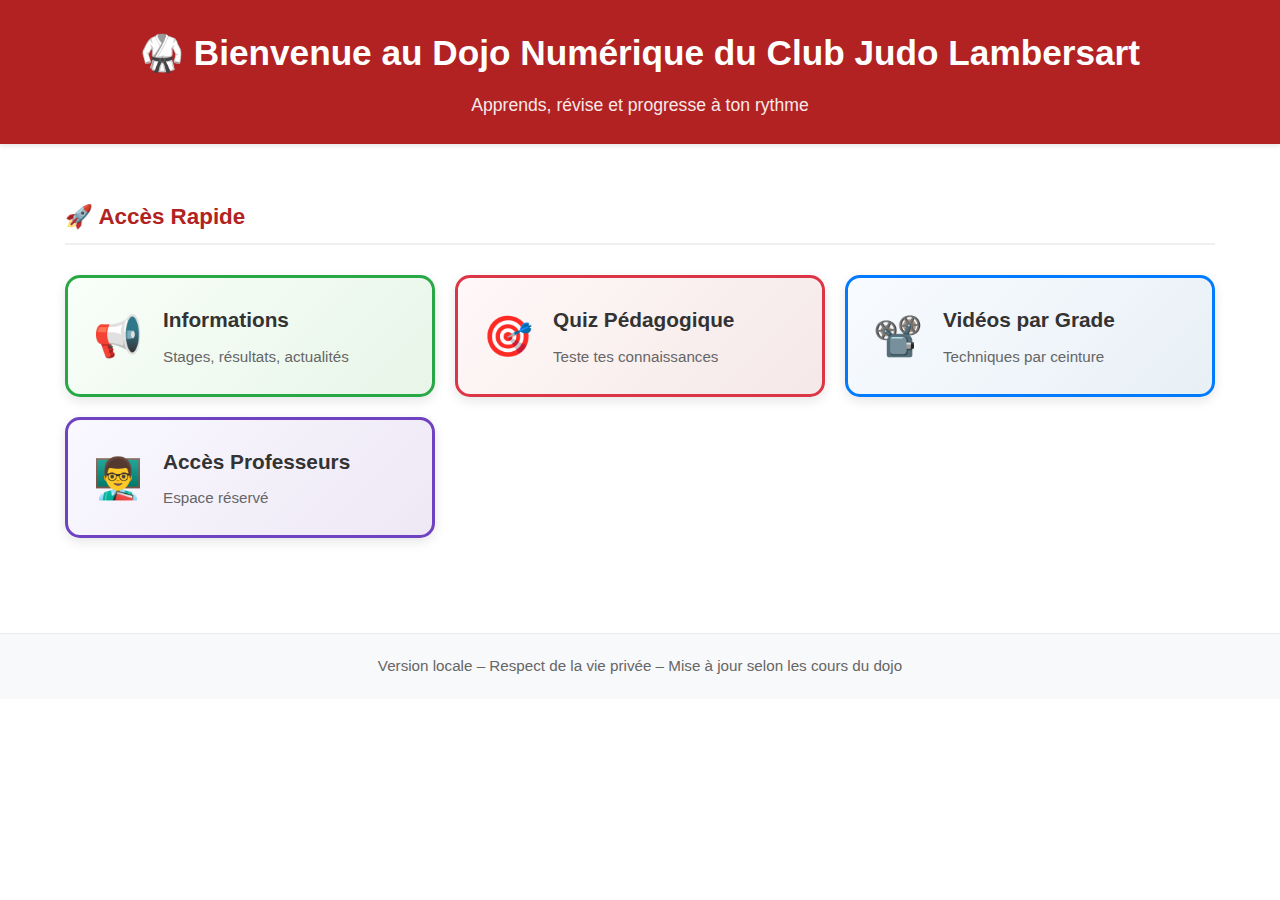
<file: index.html>
<!DOCTYPE html>
<html lang="fr">
<head>
  <meta charset="UTF-8">
  <title>Dojo Numérique - Club Judo Lambersart</title>
  <link rel="stylesheet" href="styles/style.css">
</head>
<body>
  <header>
    <h1>🥋 Bienvenue au Dojo Numérique du Club Judo Lambersart</h1>
    <p>Apprends, révise et progresse à ton rythme</p>
  </header>

  <!-- Section Accès Rapide -->
  <section class="acces-rapide">
    <h2>🚀 Accès Rapide</h2>
    <div class="grid-accueil">
      
      <!-- Informations -->
      <a class="card-accueil info-card" href="informations.html">
        <div class="card-icon">📢</div>
        <div class="card-content">
          <h3>Informations</h3>
          <p>Stages, résultats, actualités</p>
        </div>
      </a>

      <!-- Quiz -->
      <a class="card-accueil quiz-card" href="quiz.html">
        <div class="card-icon">🎯</div>
        <div class="card-content">
          <h3>Quiz Pédagogique</h3>
          <p>Teste tes connaissances</p>
        </div>
      </a>

      <!-- Vidéos par Grade -->
      <a class="card-accueil video-card" href="videos-par-grade.html">
        <div class="card-icon">📽️</div>
        <div class="card-content">
          <h3>Vidéos par Grade</h3>
          <p>Techniques par ceinture</p>
        </div>
      </a>

      <!-- Accès Professeurs -->
      <div class="card-accueil prof-card" onclick="ouvrirModalProf()">
        <div class="card-icon">👨‍🏫</div>
        <div class="card-content">
          <h3>Accès Professeurs</h3>
          <p>Espace réservé</p>
        </div>
      </div>

    </div>
  </section>

  <!-- Modal pour la connexion professeurs -->
  <div id="modalProf" class="modal">
    <div class="modal-content">
      <span class="close" onclick="fermerModalProf()">&times;</span>
      <h2>🔐 Accès Professeurs</h2>
      <p style="color: #666; margin-bottom: 20px; text-align: center;">
        Espace réservé aux enseignants
      </p>
      
      <form id="loginForm">
        <div class="form-group">
          <label for="password">Mot de passe :</label>
          <input type="password" id="password" name="password" required 
                 placeholder="Entrez le mot de passe" autocomplete="current-password">
        </div>
        
        <div id="errorMessage" class="error-message">
          ❌ Mot de passe incorrect
        </div>
        
        <button type="submit" class="btn-connexion">
          🔐 Se connecter
        </button>
      </form>
      
      <div style="margin-top: 20px; padding: 15px; background: #f8f9fa; border-radius: 8px;">
        <small style="color: #6c757d;">
          💡 <strong>Mot de passe actuel :</strong> "sensei2024"<br>
          (À modifier dans l'administration)
        </small>
      </div>
    </div>
  </div>

  <footer>
    <p>Version locale – Respect de la vie privée – Mise à jour selon les cours du dojo</p>
  </footer>

  <script>
    // Système de mot de passe sécurisé
    const MOT_DE_PASSE_CORRECT = "sensei2024"; // À changer par les professeurs
    
    // Modal pour les professeurs
    function ouvrirModalProf() {
        document.getElementById('modalProf').style.display = 'block';
        document.getElementById('password').focus();
    }

    function fermerModalProf() {
        document.getElementById('modalProf').style.display = 'none';
        document.getElementById('password').value = '';
        document.getElementById('errorMessage').style.display = 'none';
    }

    // Connexion professeurs
    document.getElementById('loginForm').addEventListener('submit', function(e) {
        e.preventDefault();
        const password = document.getElementById('password').value;
        const errorMessage = document.getElementById('errorMessage');
        
        if (password === MOT_DE_PASSE_CORRECT) {
            // Redirection vers l'administration
            window.location.href = 'admin.html';
        } else {
            // Message d'erreur
            errorMessage.style.display = 'block';
            document.getElementById('password').value = '';
            document.getElementById('password').focus();
            
            // Animation d'erreur
            document.getElementById('password').style.borderColor = '#dc3545';
            setTimeout(() => {
                document.getElementById('password').style.borderColor = '#ddd';
            }, 1000);
        }
    });

    // Fermer la modal en cliquant à l'extérieur
    window.onclick = function(event) {
        const modal = document.getElementById('modalProf');
        if (event.target === modal) {
            fermerModalProf();
        }
    }

    // Touche Echap pour fermer
    document.addEventListener('keydown', function(event) {
        if (event.key === 'Escape') {
            fermerModalProf();
        }
    });
  </script>
</body>
</html>
</file>
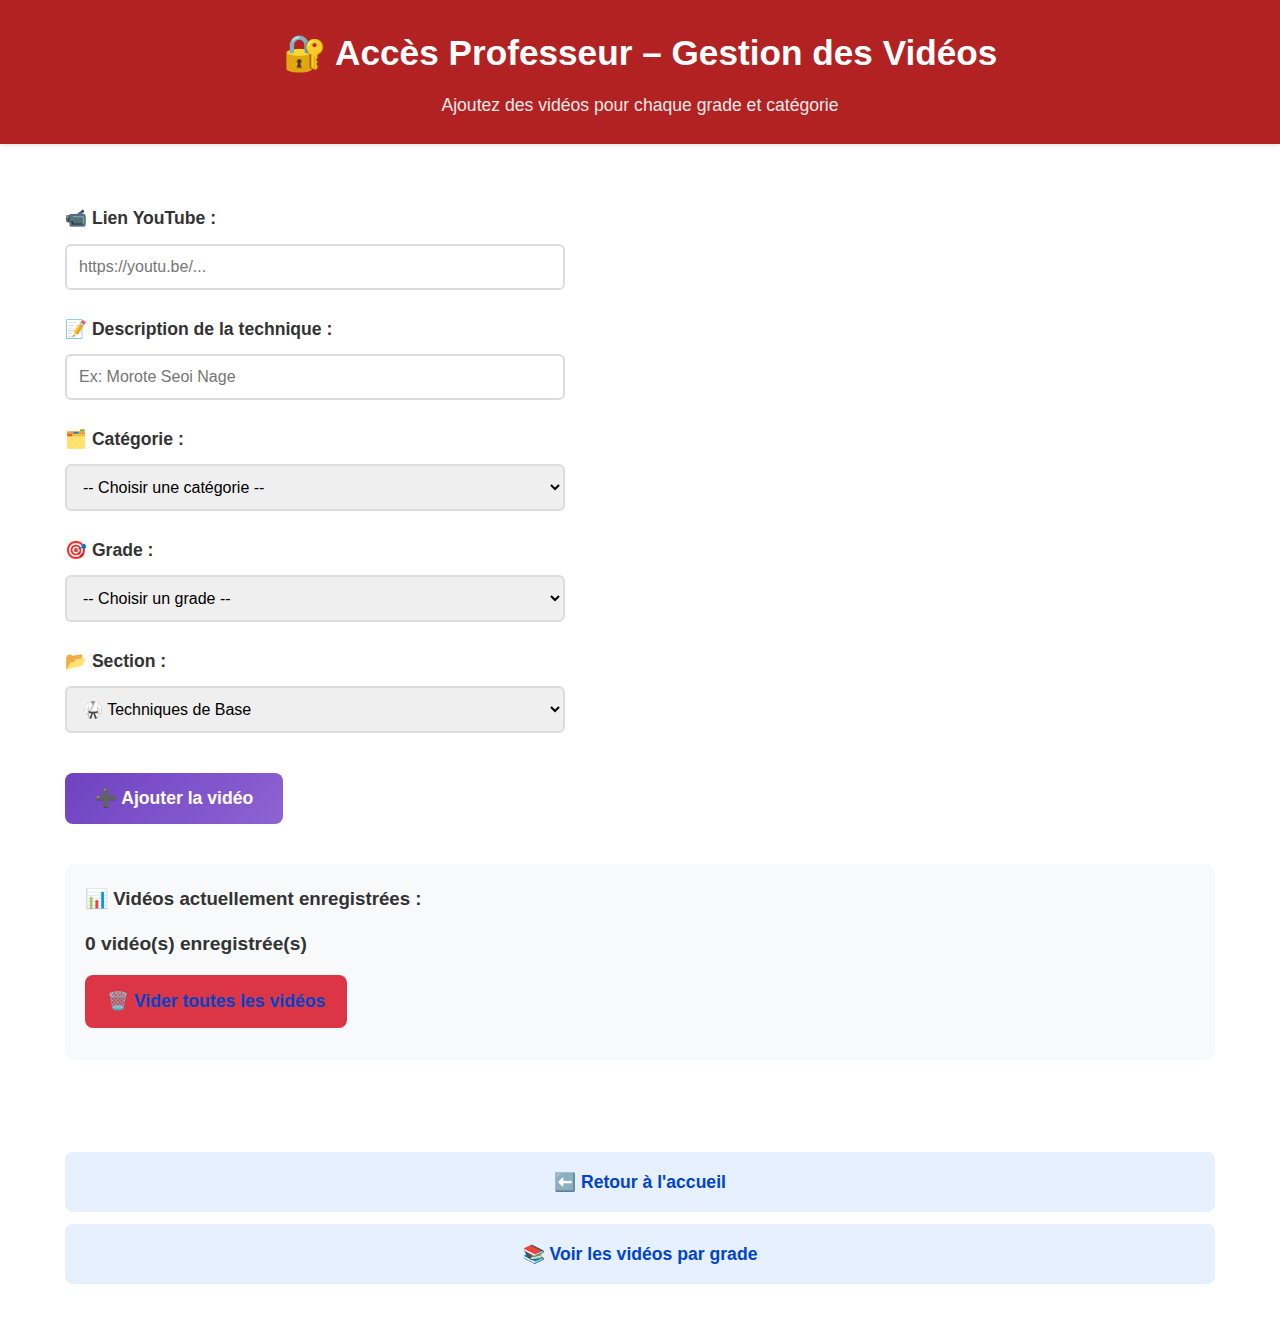
<file: admin.html>
<!DOCTYPE html>
<html lang="fr">
<head>
  <meta charset="UTF-8">
  <title>Admin – Gestion des vidéos</title>
  <link rel="stylesheet" href="styles/style.css">
</head>
<body>
  <header>
    <h1>🔐 Accès Professeur – Gestion des Vidéos</h1>
    <p>Ajoutez des vidéos pour chaque grade et catégorie</p>
  </header>

  <section>
    <form id="formulaire">
      <div class="form-group">
        <label for="url">📹 Lien YouTube :</label>
        <input type="url" id="url" required placeholder="https://youtu.be/..." style="width: 100%; max-width: 500px;">
      </div>

      <div class="form-group">
        <label for="texte">📝 Description de la technique :</label>
        <input type="text" id="texte" required placeholder="Ex: Morote Seoi Nage" style="width: 100%; max-width: 500px;">
      </div>

      <div class="form-group">
        <label for="categorie">🗂️ Catégorie :</label>
        <select id="categorie" required style="width: 100%; max-width: 500px;">
          <option value="">-- Choisir une catégorie --</option>
          <option value="Te Waza">Techniques de main (Te Waza)</option>
          <option value="Koshi Waza">Techniques de hanche (Koshi Waza)</option>
          <!-- SUPPRIMÉ : Ashi Waza -->
          <option value="Ma Sutemi Waza">Techniques de sacrifice (Ma Sutemi Waza)</option>
          <option value="Yoko Sutemi Waza">Techniques de sacrifice (Yoko Sutemi Waza)</option>
          <option value="Osaekomi Waza">Immobilisations (Osaekomi Waza)</option>
          <option value="Shime Waza">Étranglements (Shime Waza)</option>
          <option value="Kansetsu Waza">Clés de bras (Kansetsu Waza)</option>
        </select>
      </div>

      <div class="form-group">
        <label for="grade">🎯 Grade :</label>
        <select id="grade" required style="width: 100%; max-width: 500px;">
          <option value="">-- Choisir un grade --</option>
          <option value="blanche-jaune">Blanche / Jaune</option>
          <option value="jaune-orange">Jaune / Orange</option>
          <option value="orange-verte">Orange / Verte</option>
          <option value="verte-bleue">Verte / Bleue</option>
          <option value="bleue-marron">Bleue / Marron</option>
          <option value="marron-noir">Marron / Noir</option>
          <option value="noir">Ceinture Noire</option>
        </select>
      </div>

      <div class="form-group">
        <label for="section">📂 Section :</label>
        <select id="section" required style="width: 100%; max-width: 500px;">
          <option value="techniques-de-base">🥋 Techniques de Base</option>
          <option value="variantes-avancees">⚡ Variantes Avancées</option>
        </select>
      </div>

      <button type="submit" class="btn-connexion" style="width: auto; padding: 15px 30px;">
        ➕ Ajouter la vidéo
      </button>
    </form>

    <div id="message" class="error-message" style="display: none; background: #d4edda; color: #155724; border-color: #c3e6cb;"></div>

    <div style="margin-top: 40px; padding: 20px; background: #f8f9fa; border-radius: 10px;">
      <h3>📊 Vidéos actuellement enregistrées :</h3>
      <div id="video-count" style="margin: 15px 0; font-size: 1.2em; font-weight: bold;">Chargement...</div>
      <button onclick="viderStockage()" class="lien-bleu" style="background: #dc3545; border-color: #dc3545;">
        🗑️ Vider toutes les vidéos
      </button>
    </div>
  </section>

  <nav style="text-align: center; margin-top: 30px;">
    <a class="lien-bleu" href="index.html">⬅️ Retour à l'accueil</a>
    <a class="lien-bleu" href="videos-par-grade.html">📚 Voir les vidéos par grade</a>
  </nav>

  <script>
    // Afficher le nombre de vidéos
    function mettreAJourCompteur() {
      const videos = JSON.parse(localStorage.getItem("videos") || "[]");
      document.getElementById("video-count").textContent = 
        `${videos.length} vidéo(s) enregistrée(s)`;
    }

    // Vider le stockage
    function viderStockage() {
      if (confirm("Êtes-vous sûr de vouloir supprimer toutes les vidéos ?")) {
        localStorage.removeItem("videos");
        mettreAJourCompteur();
        const message = document.getElementById("message");
        message.textContent = "✅ Toutes les vidéos ont été supprimées.";
        message.style.display = "block";
        setTimeout(() => message.style.display = "none", 3000);
      }
    }

    // Gestion du formulaire
    document.getElementById("formulaire").addEventListener("submit", function(e) {
      e.preventDefault();
      
      const url = document.getElementById("url").value;
      const texte = document.getElementById("texte").value;
      const categorie = document.getElementById("categorie").value;
      const grade = document.getElementById("grade").value;
      const section = document.getElementById("section").value;

      const nouvelleVideo = { 
        url, 
        texte, 
        categorie, 
        grade, 
        section,
        date: new Date().toLocaleDateString('fr-FR')
      };

      const sauvegarde = localStorage.getItem("videos");
      const videos = sauvegarde ? JSON.parse(sauvegarde) : [];
      videos.push(nouvelleVideo);
      localStorage.setItem("videos", JSON.stringify(videos));

      // Message de succès
      const message = document.getElementById("message");
      message.textContent = "✅ Vidéo ajoutée avec succès !";
      message.style.display = "block";

      // Reset du formulaire
      this.reset();
      mettreAJourCompteur();

      // Cacher le message après 3 secondes
      setTimeout(() => {
        message.style.display = "none";
      }, 3000);
    });

    // Initialisation au chargement
    document.addEventListener("DOMContentLoaded", function() {
      mettreAJourCompteur();
    });
  </script>
</body>
</html>
</file>
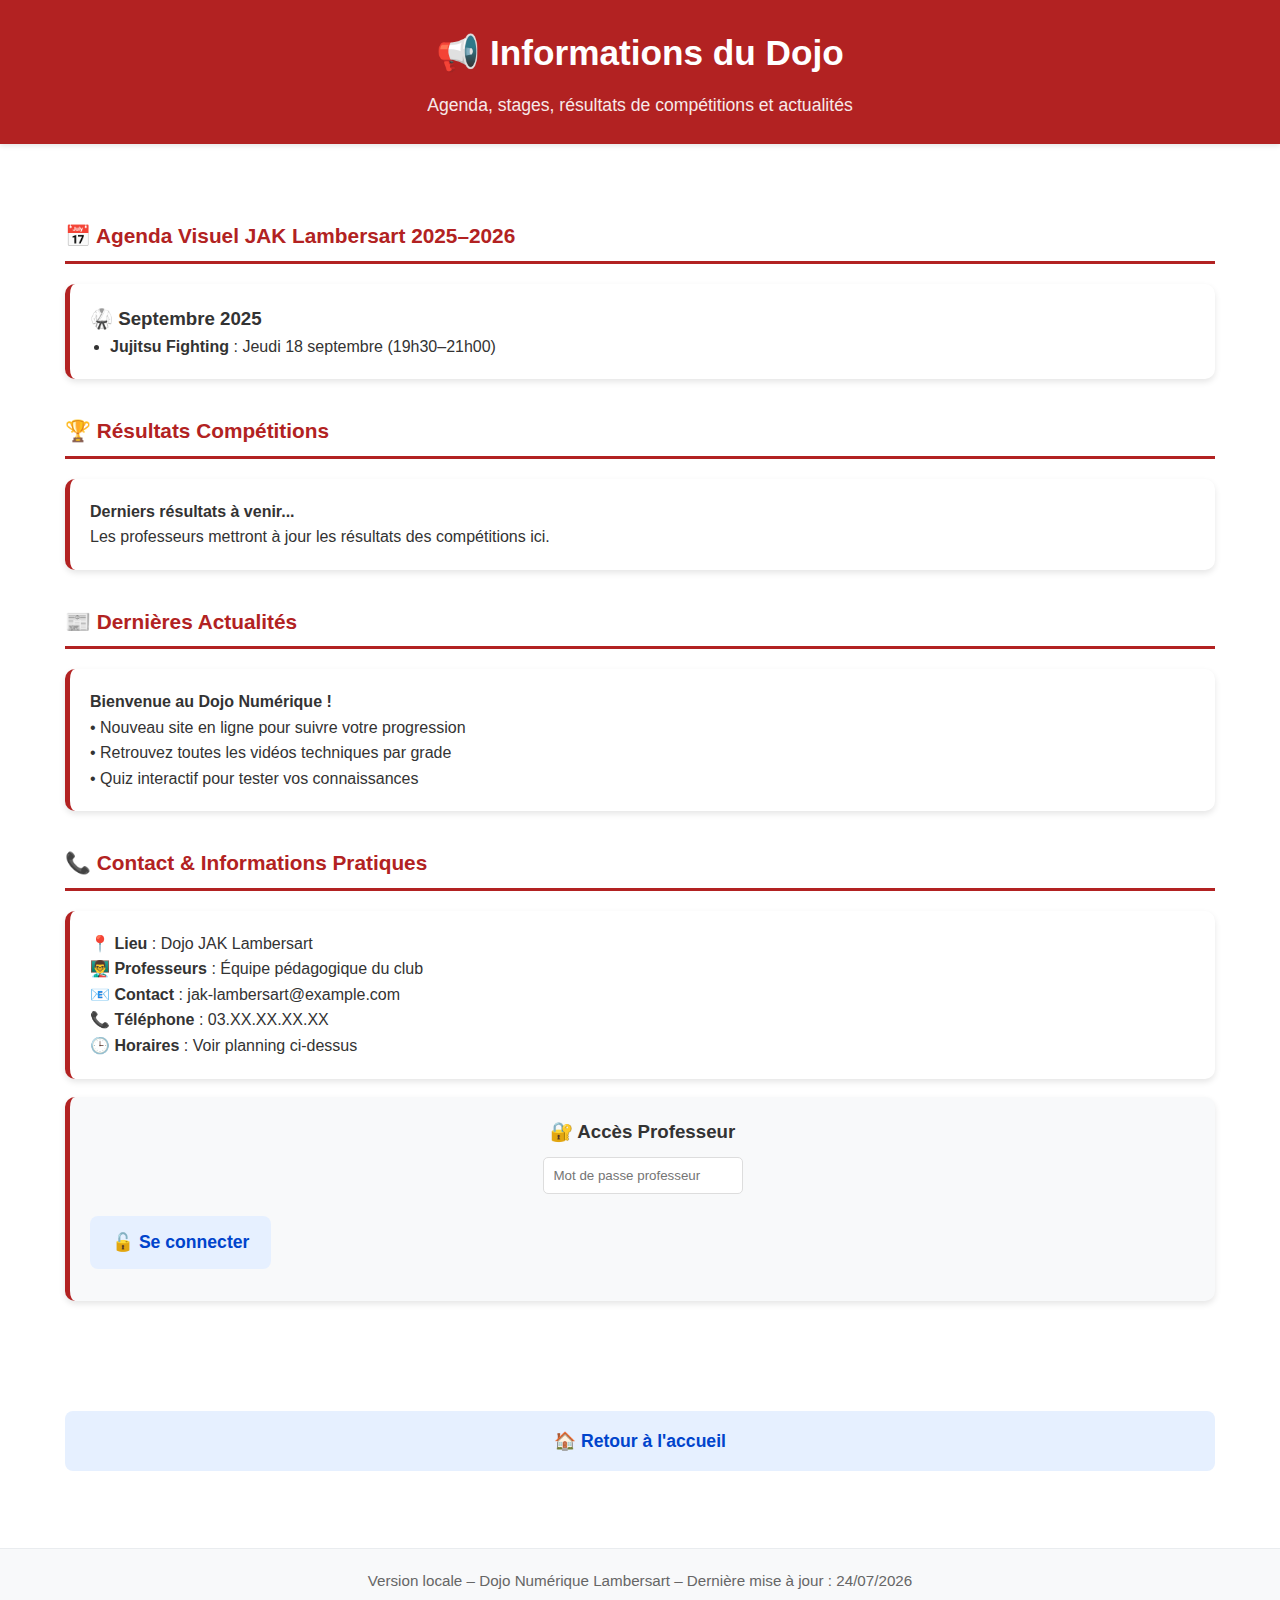
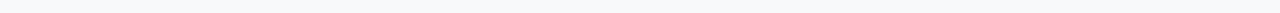
<file: informations.html>
<!DOCTYPE html>
<html lang="fr">
<head>
  <meta charset="UTF-8">
  <title>Informations – Dojo Numérique</title>
  <link rel="stylesheet" href="styles/style.css">
</head>
<body>
  <header>
    <h1>📢 Informations du Dojo</h1>
    <p>Agenda, stages, résultats de compétitions et actualités</p>
    <button id="btnEdition" class="lien-bleu" style="width: auto; margin: 10px auto; display: none;">
      ✏️ Mode Édition
    </button>
  </header>

  <section>
    <!-- Section Agenda (fixe) -->
    <div class="section-title">📅 Agenda Visuel JAK Lambersart 2025–2026</div>
    
    <div class="video-block">
      <h3>🥋 Septembre 2025</h3>
      <ul style="padding-left: 20px;">
        <li><strong>Jujitsu Fighting</strong> : Jeudi 18 septembre (19h30–21h00)</li>
      </ul>
    </div>

    <!-- Sections modifiables -->
    <div class="section-title">🏆 Résultats Compétitions</div>
    <div class="video-block section-editable" data-section="resultats">
      <div class="contenu-view">
        <p><strong>Derniers résultats à venir...</strong></p>
        <p>Les professeurs mettront à jour les résultats des compétitions ici.</p>
      </div>
      <div class="contenu-edit" style="display: none;">
        <textarea style="width: 100%; height: 150px; padding: 10px; border: 1px solid #ddd; border-radius: 5px;" 
                  placeholder="Entrez les résultats des compétitions..."></textarea>
        <button class="btn-sauvegarder lien-bleu" style="width: auto; margin-top: 10px;">
          💾 Sauvegarder
        </button>
      </div>
    </div>

    <div class="section-title">📰 Dernières Actualités</div>
    <div class="video-block section-editable" data-section="actualites">
      <div class="contenu-view">
        <p><strong>Bienvenue au Dojo Numérique !</strong></p>
        <p>• Nouveau site en ligne pour suivre votre progression</p>
        <p>• Retrouvez toutes les vidéos techniques par grade</p>
        <p>• Quiz interactif pour tester vos connaissances</p>
      </div>
      <div class="contenu-edit" style="display: none;">
        <textarea style="width: 100%; height: 200px; padding: 10px; border: 1px solid #ddd; border-radius: 5px;" 
                  placeholder="Entrez les actualités du dojo..."></textarea>
        <button class="btn-sauvegarder lien-bleu" style="width: auto; margin-top: 10px;">
          💾 Sauvegarder
        </button>
      </div>
    </div>

    <div class="section-title">📞 Contact & Informations Pratiques</div>
    <div class="video-block section-editable" data-section="contact">
      <div class="contenu-view">
        <p><strong>📍 Lieu</strong> : Dojo JAK Lambersart</p>
        <p><strong>👨‍🏫 Professeurs</strong> : Équipe pédagogique du club</p>
        <p><strong>📧 Contact</strong> : jak-lambersart@example.com</p>
        <p><strong>📞 Téléphone</strong> : 03.XX.XX.XX.XX</p>
        <p><strong>🕒 Horaires</strong> : Voir planning ci-dessus</p>
      </div>
      <div class="contenu-edit" style="display: none;">
        <textarea style="width: 100%; height: 180px; padding: 10px; border: 1px solid #ddd; border-radius: 5px;" 
                  placeholder="Entrez les informations de contact..."></textarea>
        <button class="btn-sauvegarder lien-bleu" style="width: auto; margin-top: 10px;">
          💾 Sauvegarder
        </button>
      </div>
    </div>

    <!-- Section d'administration -->
    <div id="admin-login" class="video-block" style="background: #f8f9fa; text-align: center;">
      <h3>🔐 Accès Professeur</h3>
      <div id="login-form">
        <input type="password" id="admin-password" placeholder="Mot de passe professeur" 
               style="padding: 10px; margin: 10px; width: 200px; border: 1px solid #ddd; border-radius: 5px;">
        <button onclick="verifierPassword()" class="lien-bleu" style="width: auto;">
          🔓 Se connecter
        </button>
      </div>
      <div id="admin-actions" style="display: none;">
        <p>✅ Mode administration activé</p>
        <button onclick="deconnexionAdmin()" class="lien-bleu" style="width: auto; background: #dc3545;">
          🚪 Se déconnecter
        </button>
      </div>
    </div>
  </section>

  <nav style="text-align: center; margin-top: 30px;">
    <a class="lien-bleu" href="index.html">🏠 Retour à l'accueil</a>
  </nav>

  <footer>
    <p>Version locale – Dojo Numérique Lambersart – Dernière mise à jour : <span id="date-maj"></span></p>
  </footer>

  <script>
    const MOT_DE_PASSE_ADMIN = "jak2025";
    let modeEdition = false;

    // Date de mise à jour
    document.getElementById('date-maj').textContent = new Date().toLocaleDateString('fr-FR');

    // Vérification du mot de passe
    function verifierPassword() {
      const password = document.getElementById('admin-password').value;
      if (password === MOT_DE_PASSE_ADMIN) {
        modeEdition = true;
        document.getElementById('login-form').style.display = 'none';
        document.getElementById('admin-actions').style.display = 'block';
        document.getElementById('btnEdition').style.display = 'block';
        chargerContenus();
      } else {
        alert('Mot de passe incorrect');
      }
    }

    function deconnexionAdmin() {
      modeEdition = false;
      document.getElementById('login-form').style.display = 'block';
      document.getElementById('admin-actions').style.display = 'none';
      document.getElementById('btnEdition').style.display = 'none';
      desactiverEdition();
    }

    // Charger les contenus sauvegardés
    function chargerContenus() {
      ['resultats', 'actualites', 'contact'].forEach(section => {
        const contenu = localStorage.getItem(`info-${section}`);
        if (contenu) {
          const element = document.querySelector(`[data-section="${section}"] .contenu-view`);
          if (element) element.innerHTML = contenu;
        }
      });
    }

    // Activation du mode édition
    document.getElementById('btnEdition').addEventListener('click', function() {
      if (!modeEdition) return;
      
      const sections = document.querySelectorAll('.section-editable');
      const estEnEdition = this.textContent.includes('Édition');
      
      if (estEnEdition) {
        desactiverEdition();
        this.textContent = '✏️ Mode Édition';
      } else {
        activerEdition();
        this.textContent = '💾 Quitter Édition';
      }
    });

    function activerEdition() {
      document.querySelectorAll('.section-editable').forEach(section => {
        const view = section.querySelector('.contenu-view');
        const edit = section.querySelector('.contenu-edit');
        const textarea = section.querySelector('textarea');
        
        if (view && edit && textarea) {
          // Sauvegarder le contenu actuel dans le textarea
          textarea.value = view.innerHTML;
          view.style.display = 'none';
          edit.style.display = 'block';
        }
      });
    }

    function desactiverEdition() {
      document.querySelectorAll('.section-editable').forEach(section => {
        const view = section.querySelector('.contenu-view');
        const edit = section.querySelector('.contenu-edit');
        
        if (view && edit) {
          edit.style.display = 'none';
          view.style.display = 'block';
        }
      });
    }

    // Sauvegarde des contenus
    document.addEventListener('click', function(e) {
      if (e.target.classList.contains('btn-sauvegarder')) {
        const section = e.target.closest('.section-editable');
        const sectionId = section.dataset.section;
        const textarea = section.querySelector('textarea');
        const view = section.querySelector('.contenu-view');
        
        if (textarea && view) {
          // Sauvegarder dans le localStorage
          localStorage.setItem(`info-${sectionId}`, textarea.value);
          // Mettre à jour l'affichage
          view.innerHTML = textarea.value;
          
          // Mettre à jour la date
          document.getElementById('date-maj').textContent = new Date().toLocaleDateString('fr-FR');
          
          // Retour en mode visualisation
          desactiverEdition();
          document.getElementById('btnEdition').textContent = '✏️ Mode Édition';
          
          alert('✅ Contenu sauvegardé !');
        }
      }
    });

    // Charger au démarrage
    document.addEventListener('DOMContentLoaded', function() {
      chargerContenus();
    });
  </script>
</body>
</html>
</file>
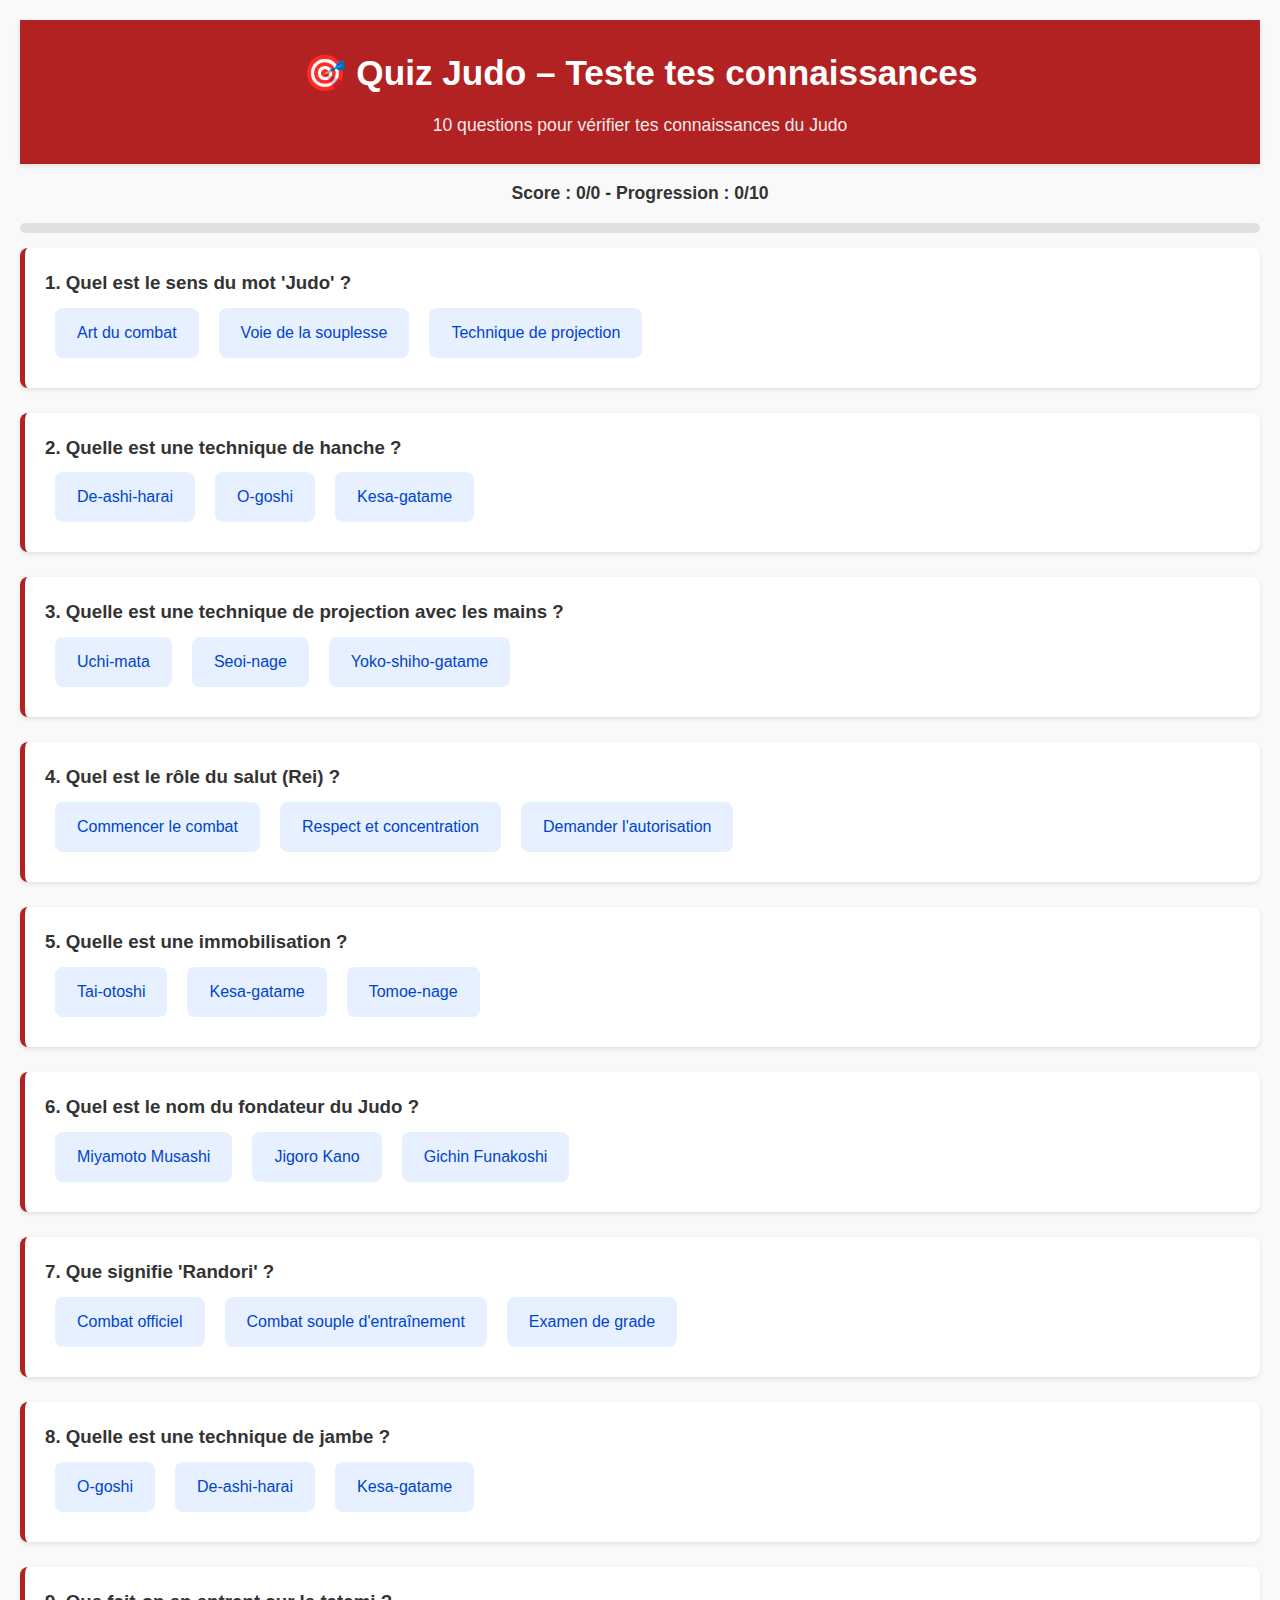
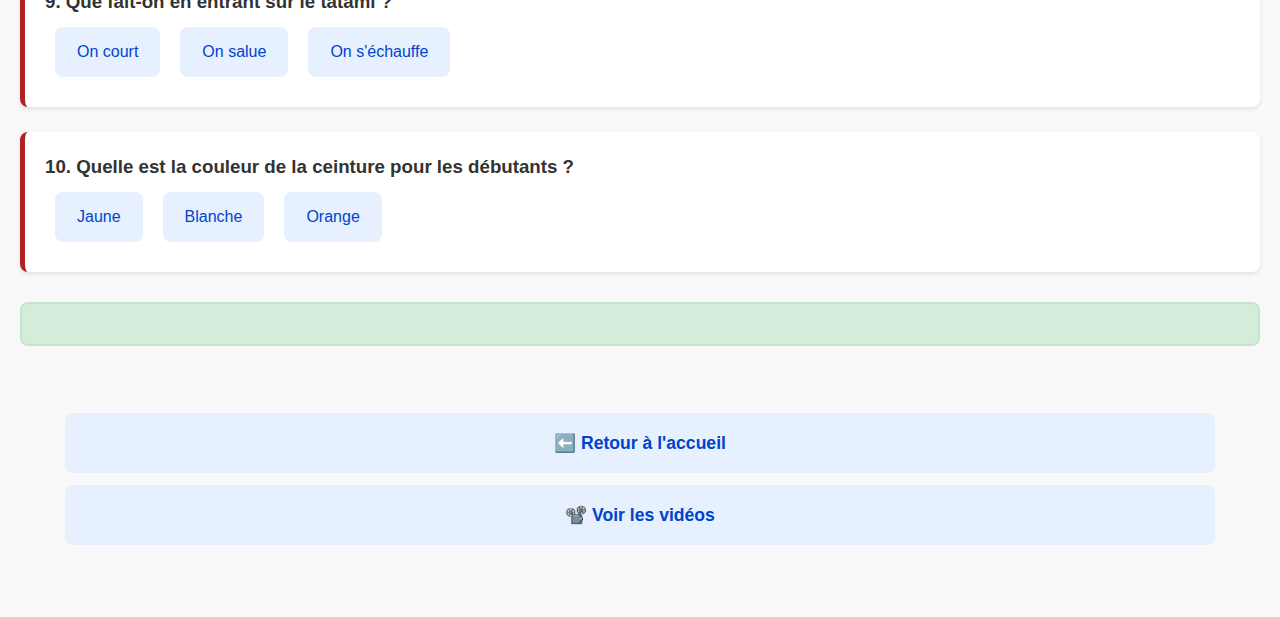
<file: quiz.html>
<!DOCTYPE html>
<html lang="fr">
<head>
  <meta charset="UTF-8">
  <title>Quiz Judo – Dojo Numérique</title>
  <link rel="stylesheet" href="styles/style.css">
  <style>
    body { font-family: Arial, sans-serif; padding: 20px; background-color: #f9f9f9; }
    h1 { color: #b30000; text-align: center; }
    .question { 
      margin-bottom: 25px; 
      padding: 20px; 
      background: white; 
      border-radius: 8px; 
      box-shadow: 0 2px 4px rgba(0,0,0,0.1);
    }
    button { 
      margin: 8px; 
      padding: 12px 18px; 
      border: none; 
      border-radius: 5px; 
      cursor: pointer; 
      background-color: #e6f0ff;
      color: #0044cc;
      font-size: 1em;
      transition: all 0.3s ease;
    }
    button:hover {
      background-color: #0044cc;
      color: white;
    }
    button:disabled {
      cursor: not-allowed;
      opacity: 0.6;
    }
    .resultat { 
      font-weight: bold; 
      margin-top: 30px; 
      font-size: 1.3em; 
      color: #006600; 
      text-align: center;
      padding: 20px;
      background: #d4edda;
      border-radius: 8px;
    }
    .score { 
      font-size: 1.1em; 
      margin: 15px 0; 
      color: #333;
    }
    .progress-bar {
      width: 100%;
      height: 10px;
      background: #e0e0e0;
      border-radius: 5px;
      margin: 15px 0;
    }
    .progress {
      height: 100%;
      background: #B22222;
      border-radius: 5px;
      transition: width 0.3s ease;
    }
  </style>
</head>
<body>
  <header>
    <h1>🎯 Quiz Judo – Teste tes connaissances</h1>
    <p>10 questions pour vérifier tes connaissances du Judo</p>
  </header>

  <div class="score" id="score">Score : 0/10</div>
  <div class="progress-bar">
    <div class="progress" id="progress" style="width: 0%"></div>
  </div>

  <div id="quiz"></div>
  <div class="resultat" id="resultat"></div>

  <nav style="margin-top: 30px;">
    <a class="lien-bleu" href="index.html">⬅️ Retour à l'accueil</a>
    <a class="lien-bleu" href="videos-par-grade.html">📽️ Voir les vidéos</a>
  </nav>

  <script>
    const questions = [
      { 
        q: "Quel est le sens du mot 'Judo' ?", 
        r: "Voie de la souplesse", 
        o: ["Art du combat", "Voie de la souplesse", "Technique de projection"] 
      },
      { 
        q: "Quelle est une technique de hanche ?", 
        r: "O-goshi", 
        o: ["De-ashi-harai", "O-goshi", "Kesa-gatame"] 
      },
      { 
        q: "Quelle est une technique de projection avec les mains ?", 
        r: "Seoi-nage", 
        o: ["Uchi-mata", "Seoi-nage", "Yoko-shiho-gatame"] 
      },
      { 
        q: "Quel est le rôle du salut (Rei) ?", 
        r: "Respect et concentration", 
        o: ["Commencer le combat", "Respect et concentration", "Demander l'autorisation"] 
      },
      { 
        q: "Quelle est une immobilisation ?", 
        r: "Kesa-gatame", 
        o: ["Tai-otoshi", "Kesa-gatame", "Tomoe-nage"] 
      },
      { 
        q: "Quel est le nom du fondateur du Judo ?", 
        r: "Jigoro Kano", 
        o: ["Miyamoto Musashi", "Jigoro Kano", "Gichin Funakoshi"] 
      },
      { 
        q: "Que signifie 'Randori' ?", 
        r: "Combat souple d'entraînement", 
        o: ["Combat officiel", "Combat souple d'entraînement", "Examen de grade"] 
      },
      { 
        q: "Quelle est une technique de jambe ?", 
        r: "De-ashi-harai", 
        o: ["O-goshi", "De-ashi-harai", "Kesa-gatame"] 
      },
      { 
        q: "Que fait-on en entrant sur le tatami ?", 
        r: "On salue", 
        o: ["On court", "On salue", "On s'échauffe"] 
      },
      { 
        q: "Quelle est la couleur de la ceinture pour les débutants ?", 
        r: "Blanche", 
        o: ["Jaune", "Blanche", "Orange"] 
      }
    ];

    let score = 0;
    let questionsRepondues = 0;
    const quizDiv = document.getElementById("quiz");
    const scoreDiv = document.getElementById("score");
    const progressBar = document.getElementById("progress");

    function mettreAJourProgression() {
      const progression = (questionsRepondues / questions.length) * 100;
      progressBar.style.width = progression + '%';
      scoreDiv.textContent = `Score : ${score}/${questionsRepondues} - Progression : ${questionsRepondues}/${questions.length}`;
    }

    questions.forEach((q, i) => {
      const div = document.createElement("div");
      div.className = "question";
      div.innerHTML = `<h3>${i + 1}. ${q.q}</h3>`;
      
      q.o.forEach(opt => {
        const btn = document.createElement("button");
        btn.textContent = opt;
        btn.onclick = () => {
          if (opt === q.r) {
            score++;
            btn.style.backgroundColor = "#c8e6c9";
            btn.style.color = "#155724";
          } else {
            btn.style.backgroundColor = "#ffcdd2";
            btn.style.color = "#721c24";
          }
          
          // Désactiver tous les boutons de cette question
          Array.from(div.querySelectorAll("button")).forEach(b => b.disabled = true);
          
          questionsRepondues++;
          mettreAJourProgression();
          
          // Message final quand toutes les questions sont répondues
          if (questionsRepondues === questions.length) {
            let message = "";
            if (score >= 8) {
              message = "🥋 Excellent ! Tu maîtrises les bases du Judo !";
            } else if (score >= 5) {
              message = "👍 Bien ! Continue à apprendre !";
            } else {
              message = "💪 Continue à réviser, tu progresses !";
            }
            document.getElementById("resultat").innerHTML = `
              ${message}<br>
              <strong>Score final : ${score}/10</strong><br>
              <em>"Le judo commence et finit par le respect." - Jigoro Kano</em>
            `;
          }
        };
        div.appendChild(btn);
      });
      quizDiv.appendChild(div);
    });

    // Initialiser la progression
    mettreAJourProgression();
  </script>
</body>
</html>
</file>
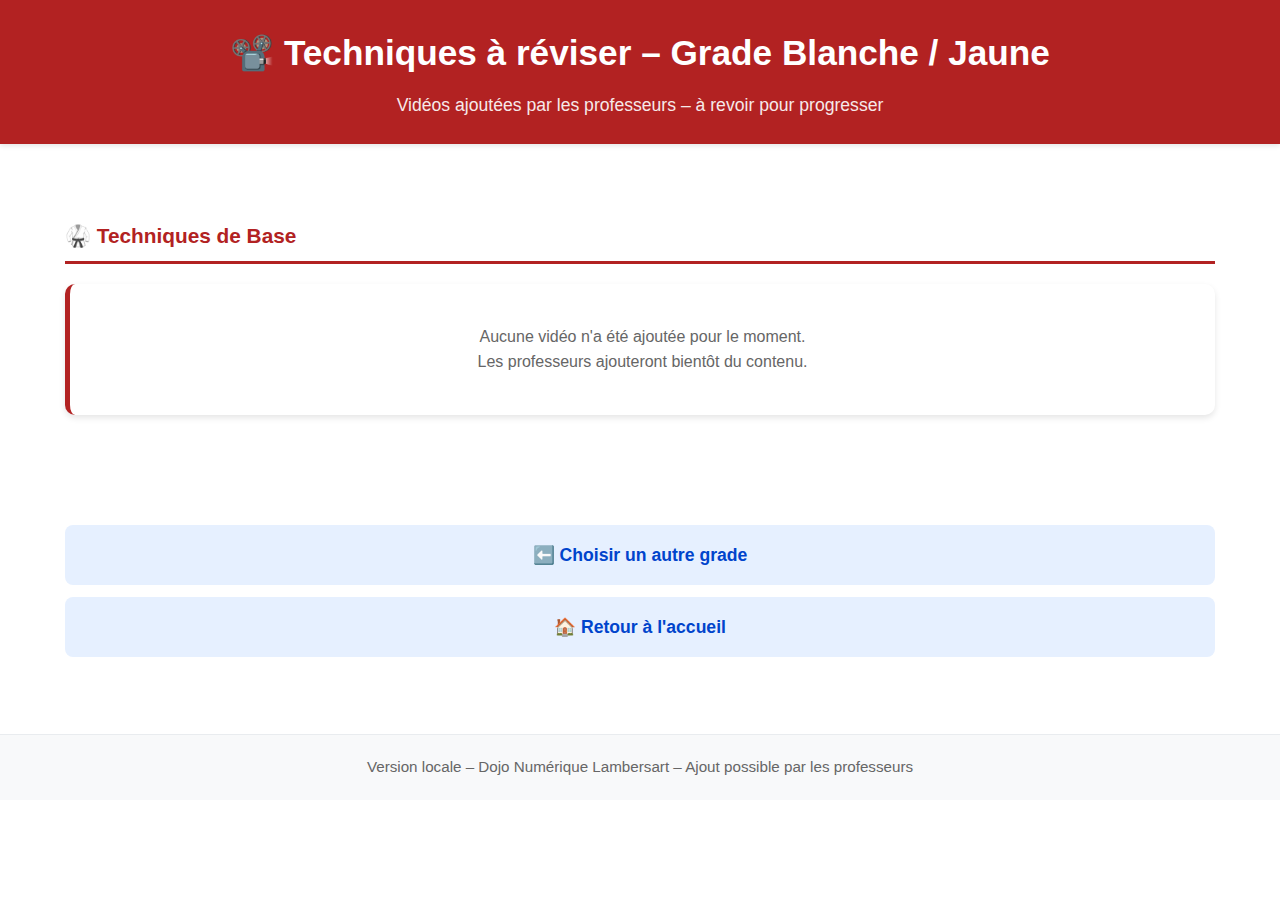
<file: videos-blanche-jaune.html>
<!DOCTYPE html>
<html lang="fr">
<head>
  <meta charset="UTF-8">
  <title>Vidéos – Blanche / Jaune</title>
  <link rel="stylesheet" href="styles/style.css">
</head>
<body>
  <header>
    <h1>📽️ Techniques à réviser – Grade Blanche / Jaune</h1>
    <p>Vidéos ajoutées par les professeurs – à revoir pour progresser</p>
  </header>

  <section>
    <div class="section-title">🥋 Techniques de Base</div>
    <div class="video-block">
      <p style="text-align: center; color: #666; padding: 20px;">
        Aucune vidéo n'a été ajoutée pour le moment.<br>
        Les professeurs ajouteront bientôt du contenu.
      </p>
    </div>
  </section>

  <nav style="text-align: center; margin-top: 30px;">
    <a class="lien-bleu" href="videos-par-grade.html">⬅️ Choisir un autre grade</a>
    <a class="lien-bleu" href="index.html">🏠 Retour à l'accueil</a>
  </nav>

  <footer>
    <p>Version locale – Dojo Numérique Lambersart – Ajout possible par les professeurs</p>
  </footer>

  <script>
    // Charger les vidéos depuis le localStorage
    const sauvegarde = localStorage.getItem("videos");
    if (sauvegarde) {
      const videos = JSON.parse(sauvegarde);
      const videoBlock = document.querySelector('.video-block');
      
      const videosGrade = videos.filter(v => v.grade === "blanche-jaune");
      
      if (videosGrade.length > 0) {
        videoBlock.innerHTML = '';
        videosGrade.forEach(v => {
          const videoItem = document.createElement("div");
          videoItem.className = "video-item";
          videoItem.innerHTML = `
            <a class="lien-bleu" href="${v.url}" target="_blank">📺 ${v.texte}</a>
            <p><strong>Catégorie :</strong> ${v.categorie}</p>
            ${v.section ? `<p><strong>Section :</strong> ${v.section === 'techniques-de-base' ? '🥋 Techniques de Base' : '⚡ Variantes Avancées'}</p>` : ''}
          `;
          videoBlock.appendChild(videoItem);
        });
      }
    }
  </script>
</body>
</html>
</file>
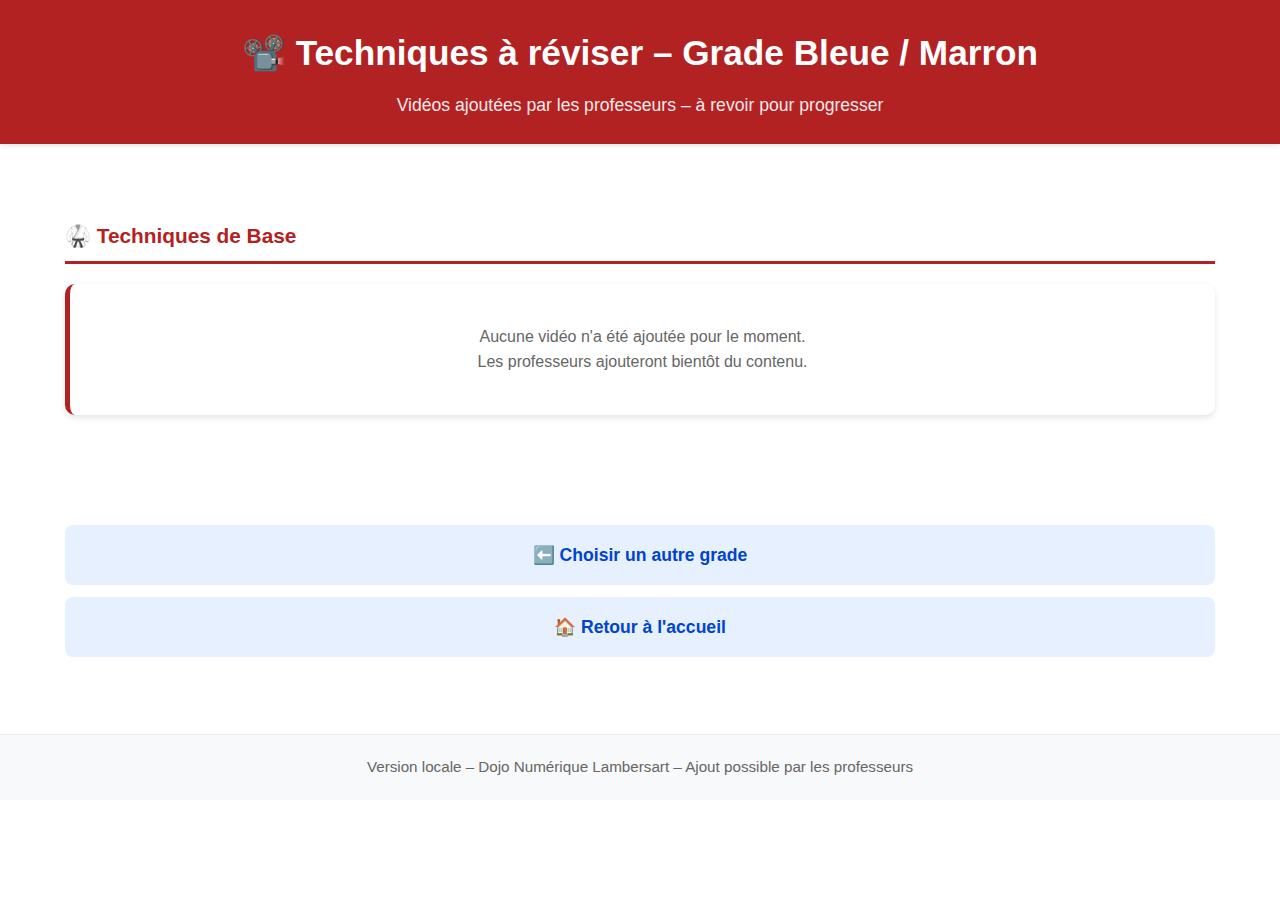
<file: videos-bleue-marron.html>
<!DOCTYPE html>
<html lang="fr">
<head>
  <meta charset="UTF-8">
  <title>Vidéos – Bleue / Marron</title>
  <link rel="stylesheet" href="styles/style.css">
</head>
<body>
  <header>
    <h1>📽️ Techniques à réviser – Grade Bleue / Marron</h1>
    <p>Vidéos ajoutées par les professeurs – à revoir pour progresser</p>
  </header>

  <section>
    <div class="section-title">🥋 Techniques de Base</div>
    <div class="video-block">
      <p style="text-align: center; color: #666; padding: 20px;">
        Aucune vidéo n'a été ajoutée pour le moment.<br>
        Les professeurs ajouteront bientôt du contenu.
      </p>
    </div>
  </section>

  <nav style="text-align: center; margin-top: 30px;">
    <a class="lien-bleu" href="videos-par-grade.html">⬅️ Choisir un autre grade</a>
    <a class="lien-bleu" href="index.html">🏠 Retour à l'accueil</a>
  </nav>

  <footer>
    <p>Version locale – Dojo Numérique Lambersart – Ajout possible par les professeurs</p>
  </footer>

  <script>
    // Charger les vidéos depuis le localStorage
    const sauvegarde = localStorage.getItem("videos");
    if (sauvegarde) {
      const videos = JSON.parse(sauvegarde);
      const videoBlock = document.querySelector('.video-block');
      
      const videosGrade = videos.filter(v => v.grade === "bleue-marron");
      
      if (videosGrade.length > 0) {
        videoBlock.innerHTML = '';
        videosGrade.forEach(v => {
          const videoItem = document.createElement("div");
          videoItem.className = "video-item";
          videoItem.innerHTML = `
            <a class="lien-bleu" href="${v.url}" target="_blank">📺 ${v.texte}</a>
            <p><strong>Catégorie :</strong> ${v.categorie}</p>
            ${v.section ? `<p><strong>Section :</strong> ${v.section === 'techniques-de-base' ? '🥋 Techniques de Base' : '⚡ Variantes Avancées'}</p>` : ''}
          `;
          videoBlock.appendChild(videoItem);
        });
      }
    }
  </script>
</body>
</html>
</file>
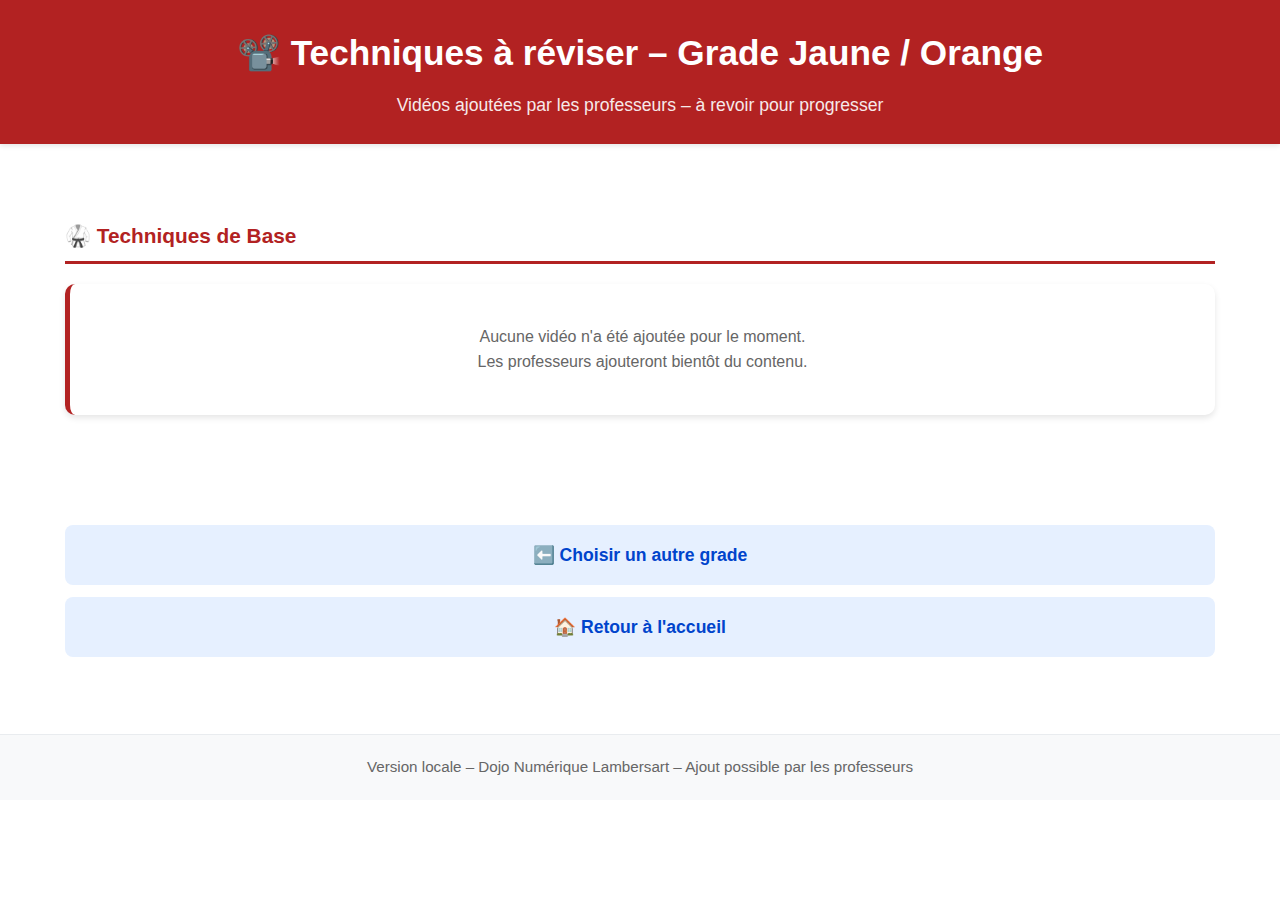
<file: videos-jaune-orange.html>
<!DOCTYPE html>
<html lang="fr">
<head>
  <meta charset="UTF-8">
  <title>Vidéos – Jaune / Orange</title>
  <link rel="stylesheet" href="styles/style.css">
</head>
<body>
  <header>
    <h1>📽️ Techniques à réviser – Grade Jaune / Orange</h1>
    <p>Vidéos ajoutées par les professeurs – à revoir pour progresser</p>
  </header>

  <section>
    <div class="section-title">🥋 Techniques de Base</div>
    <div class="video-block">
      <p style="text-align: center; color: #666; padding: 20px;">
        Aucune vidéo n'a été ajoutée pour le moment.<br>
        Les professeurs ajouteront bientôt du contenu.
      </p>
    </div>
  </section>

  <nav style="text-align: center; margin-top: 30px;">
    <a class="lien-bleu" href="videos-par-grade.html">⬅️ Choisir un autre grade</a>
    <a class="lien-bleu" href="index.html">🏠 Retour à l'accueil</a>
  </nav>

  <footer>
    <p>Version locale – Dojo Numérique Lambersart – Ajout possible par les professeurs</p>
  </footer>

  <script>
    // Charger les vidéos depuis le localStorage
    const sauvegarde = localStorage.getItem("videos");
    if (sauvegarde) {
      const videos = JSON.parse(sauvegarde);
      const videoBlock = document.querySelector('.video-block');
      
      const videosGrade = videos.filter(v => v.grade === "jaune-orange");
      
      if (videosGrade.length > 0) {
        videoBlock.innerHTML = '';
        videosGrade.forEach(v => {
          const videoItem = document.createElement("div");
          videoItem.className = "video-item";
          videoItem.innerHTML = `
            <a class="lien-bleu" href="${v.url}" target="_blank">📺 ${v.texte}</a>
            <p><strong>Catégorie :</strong> ${v.categorie}</p>
            ${v.section ? `<p><strong>Section :</strong> ${v.section === 'techniques-de-base' ? '🥋 Techniques de Base' : '⚡ Variantes Avancées'}</p>` : ''}
          `;
          videoBlock.appendChild(videoItem);
        });
      }
    }
  </script>
</body>
</html>
</file>
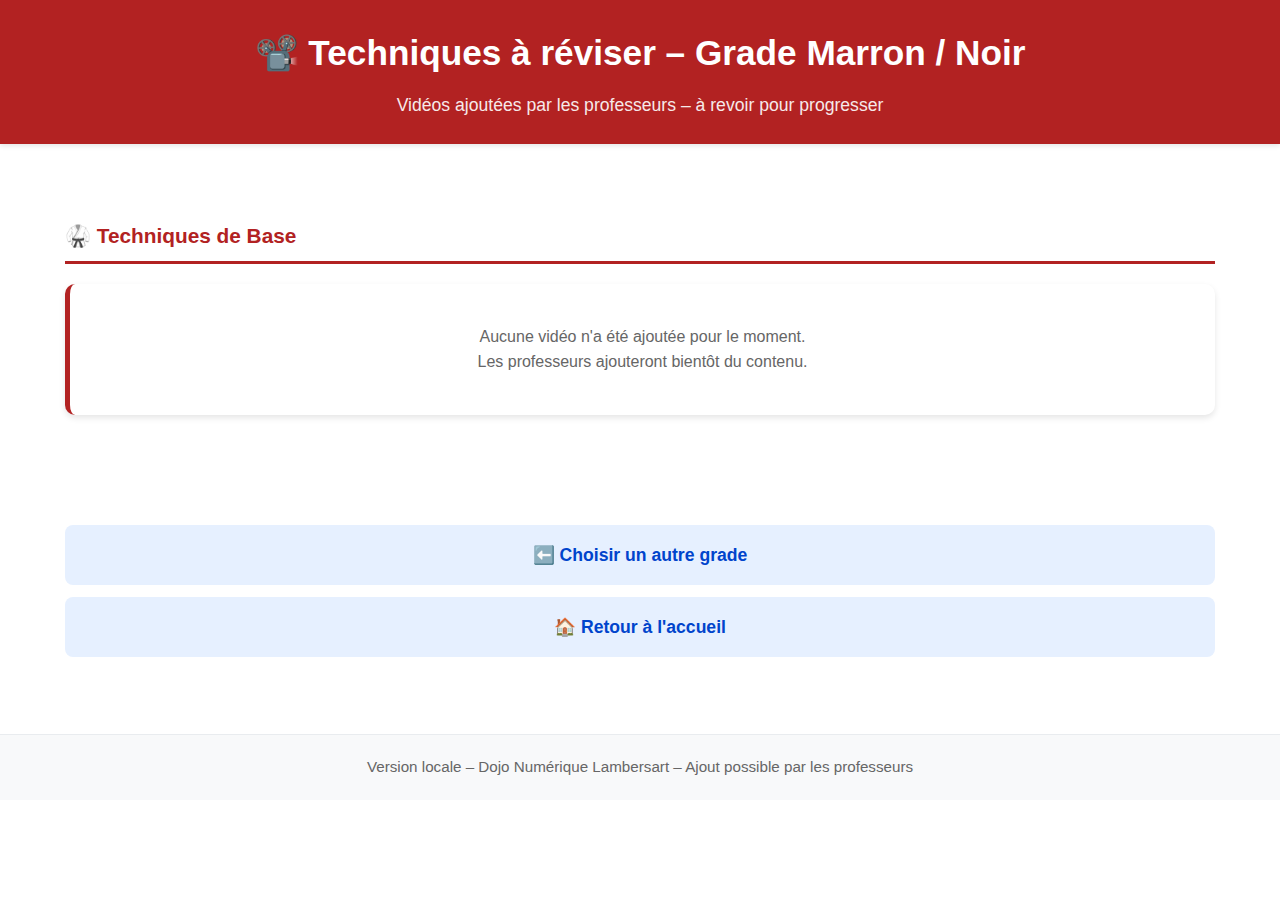
<file: videos-marron-noir.html>
<!DOCTYPE html>
<html lang="fr">
<head>
  <meta charset="UTF-8">
  <title>Vidéos – Marron / Noir</title>
  <link rel="stylesheet" href="styles/style.css">
</head>
<body>
  <header>
    <h1>📽️ Techniques à réviser – Grade Marron / Noir</h1>
    <p>Vidéos ajoutées par les professeurs – à revoir pour progresser</p>
  </header>

  <section>
    <div class="section-title">🥋 Techniques de Base</div>
    <div class="video-block">
      <p style="text-align: center; color: #666; padding: 20px;">
        Aucune vidéo n'a été ajoutée pour le moment.<br>
        Les professeurs ajouteront bientôt du contenu.
      </p>
    </div>
  </section>

  <nav style="text-align: center; margin-top: 30px;">
    <a class="lien-bleu" href="videos-par-grade.html">⬅️ Choisir un autre grade</a>
    <a class="lien-bleu" href="index.html">🏠 Retour à l'accueil</a>
  </nav>

  <footer>
    <p>Version locale – Dojo Numérique Lambersart – Ajout possible par les professeurs</p>
  </footer>

  <script>
    // Charger les vidéos depuis le localStorage
    const sauvegarde = localStorage.getItem("videos");
    if (sauvegarde) {
      const videos = JSON.parse(sauvegarde);
      const videoBlock = document.querySelector('.video-block');
      
      const videosGrade = videos.filter(v => v.grade === "marron-noir");
      
      if (videosGrade.length > 0) {
        videoBlock.innerHTML = '';
        videosGrade.forEach(v => {
          const videoItem = document.createElement("div");
          videoItem.className = "video-item";
          videoItem.innerHTML = `
            <a class="lien-bleu" href="${v.url}" target="_blank">📺 ${v.texte}</a>
            <p><strong>Catégorie :</strong> ${v.categorie}</p>
            ${v.section ? `<p><strong>Section :</strong> ${v.section === 'techniques-de-base' ? '🥋 Techniques de Base' : '⚡ Variantes Avancées'}</p>` : ''}
          `;
          videoBlock.appendChild(videoItem);
        });
      }
    }
  </script>
</body>
</html>
</file>
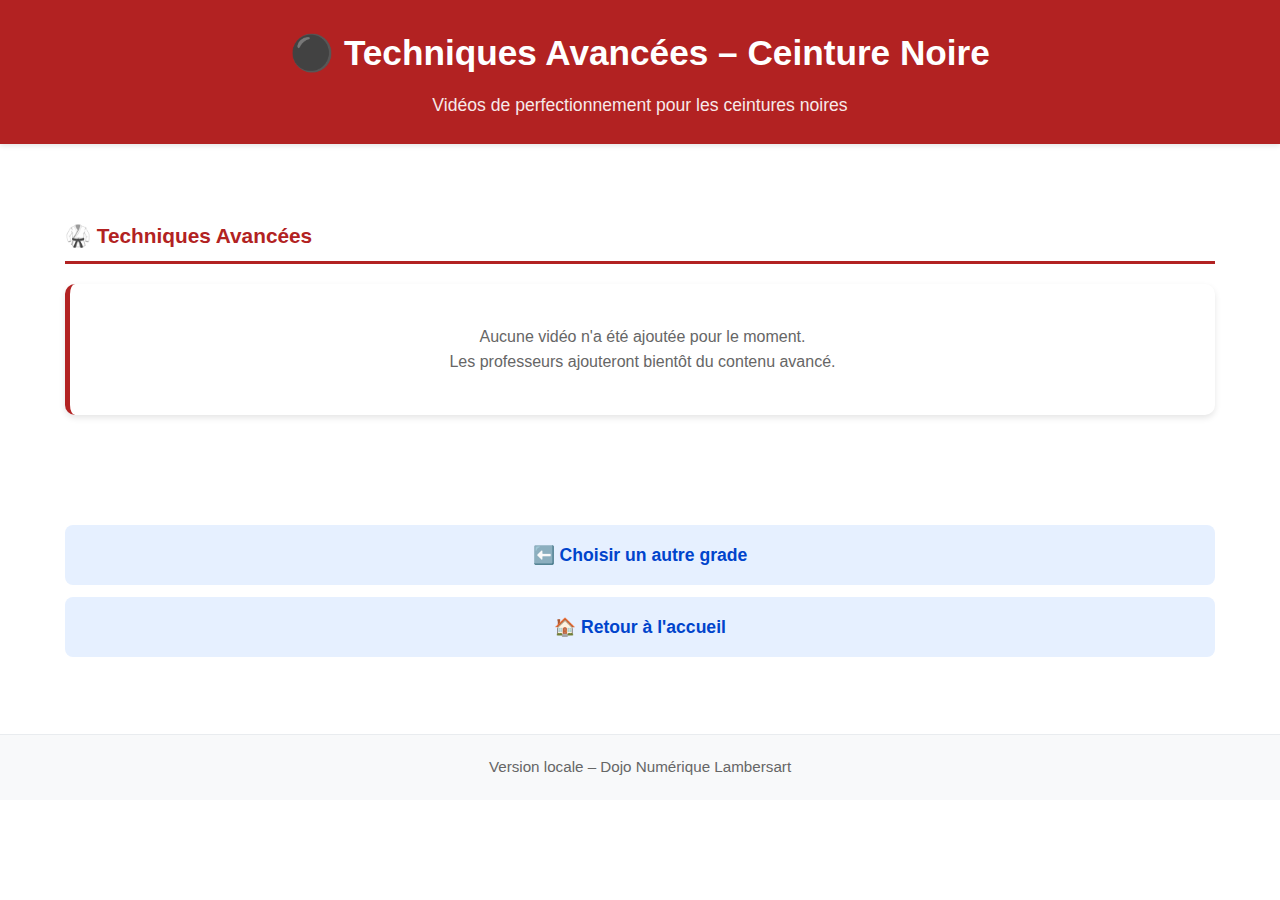
<file: videos-noir.html>
<!DOCTYPE html>
<html lang="fr">
<head>
  <meta charset="UTF-8">
  <title>Vidéos – Ceinture Noire</title>
  <link rel="stylesheet" href="styles/style.css">
</head>
<body>
  <header>
    <h1>⚫ Techniques Avancées – Ceinture Noire</h1>
    <p>Vidéos de perfectionnement pour les ceintures noires</p>
  </header>

  <section>
    <div class="section-title">🥋 Techniques Avancées</div>
    <div class="video-block">
      <p style="text-align: center; color: #666; padding: 20px;">
        Aucune vidéo n'a été ajoutée pour le moment.<br>
        Les professeurs ajouteront bientôt du contenu avancé.
      </p>
    </div>
  </section>

  <nav style="text-align: center; margin-top: 30px;">
    <a class="lien-bleu" href="videos-par-grade.html">⬅️ Choisir un autre grade</a>
    <a class="lien-bleu" href="index.html">🏠 Retour à l'accueil</a>
  </nav>

  <footer>
    <p>Version locale – Dojo Numérique Lambersart</p>
  </footer>

  <script>
    // Charger les vidéos depuis le localStorage
    const sauvegarde = localStorage.getItem("videos");
    if (sauvegarde) {
      const videos = JSON.parse(sauvegarde);
      const videoBlock = document.querySelector('.video-block');
      
      const videosGrade = videos.filter(v => v.grade === "noir");
      
      if (videosGrade.length > 0) {
        videoBlock.innerHTML = '';
        videosGrade.forEach(v => {
          const videoItem = document.createElement("div");
          videoItem.className = "video-item";
          videoItem.innerHTML = `
            <a class="lien-bleu" href="${v.url}" target="_blank">📺 ${v.texte}</a>
            <p><strong>Catégorie :</strong> ${v.categorie}</p>
            ${v.section ? `<p><strong>Section :</strong> ${v.section === 'techniques-de-base' ? '🥋 Techniques de Base' : '⚡ Variantes Avancées'}</p>` : ''}
          `;
          videoBlock.appendChild(videoItem);
        });
      }
    }
  </script>
</body>
</html>
</file>
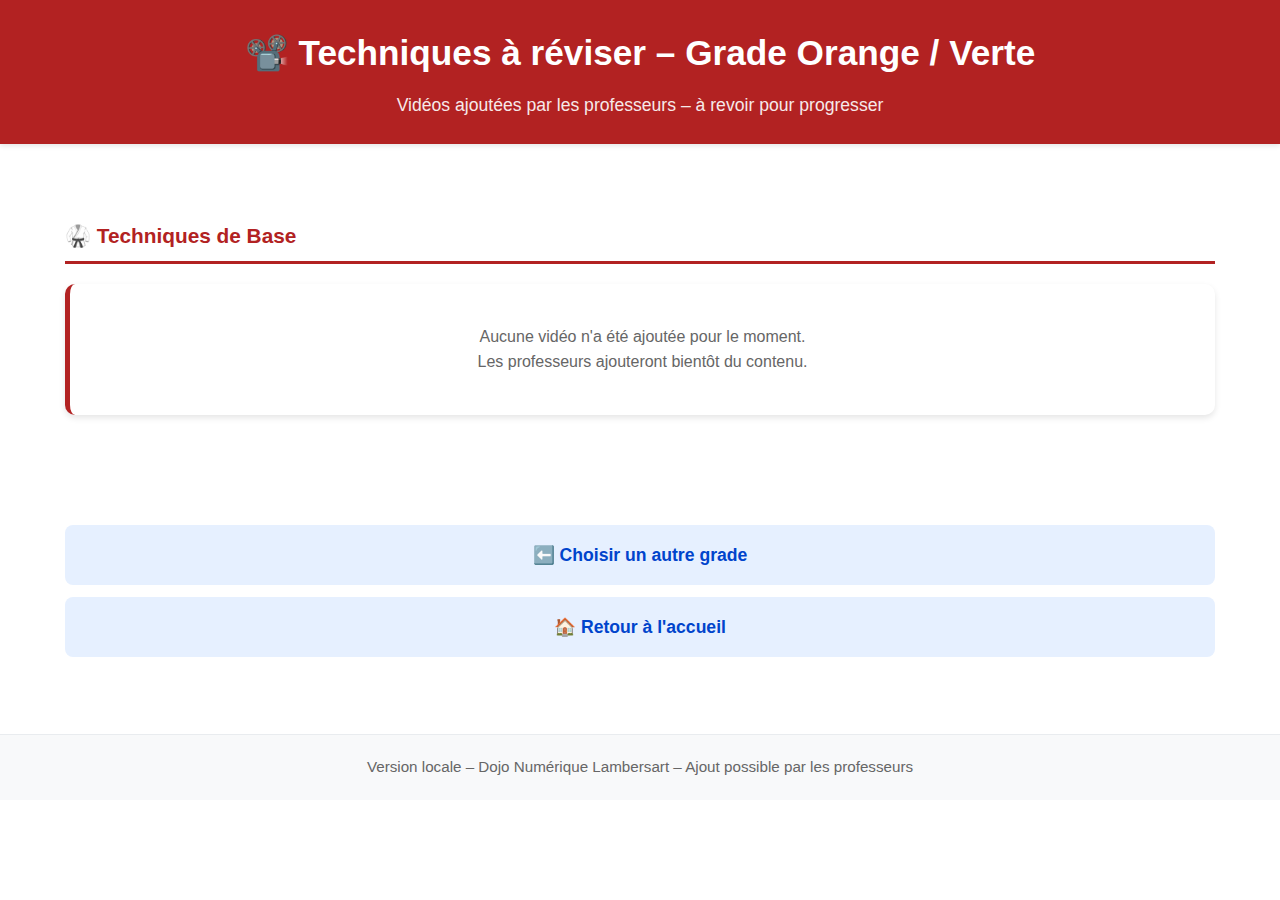
<file: videos-orange-verte.html>
<!DOCTYPE html>
<html lang="fr">
<head>
  <meta charset="UTF-8">
  <title>Vidéos – Orange / Verte</title>
  <link rel="stylesheet" href="styles/style.css">
</head>
<body>
  <header>
    <h1>📽️ Techniques à réviser – Grade Orange / Verte</h1>
    <p>Vidéos ajoutées par les professeurs – à revoir pour progresser</p>
  </header>

  <section>
    <div class="section-title">🥋 Techniques de Base</div>
    <div class="video-block">
      <p style="text-align: center; color: #666; padding: 20px;">
        Aucune vidéo n'a été ajoutée pour le moment.<br>
        Les professeurs ajouteront bientôt du contenu.
      </p>
    </div>
  </section>

  <nav style="text-align: center; margin-top: 30px;">
    <a class="lien-bleu" href="videos-par-grade.html">⬅️ Choisir un autre grade</a>
    <a class="lien-bleu" href="index.html">🏠 Retour à l'accueil</a>
  </nav>

  <footer>
    <p>Version locale – Dojo Numérique Lambersart – Ajout possible par les professeurs</p>
  </footer>

  <script>
    // Charger les vidéos depuis le localStorage
    const sauvegarde = localStorage.getItem("videos");
    if (sauvegarde) {
      const videos = JSON.parse(sauvegarde);
      const videoBlock = document.querySelector('.video-block');
      
      const videosGrade = videos.filter(v => v.grade === "orange-verte");
      
      if (videosGrade.length > 0) {
        videoBlock.innerHTML = '';
        videosGrade.forEach(v => {
          const videoItem = document.createElement("div");
          videoItem.className = "video-item";
          videoItem.innerHTML = `
            <a class="lien-bleu" href="${v.url}" target="_blank">📺 ${v.texte}</a>
            <p><strong>Catégorie :</strong> ${v.categorie}</p>
            ${v.section ? `<p><strong>Section :</strong> ${v.section === 'techniques-de-base' ? '🥋 Techniques de Base' : '⚡ Variantes Avancées'}</p>` : ''}
          `;
          videoBlock.appendChild(videoItem);
        });
      }
    }
  </script>
</body>
</html>
</file>
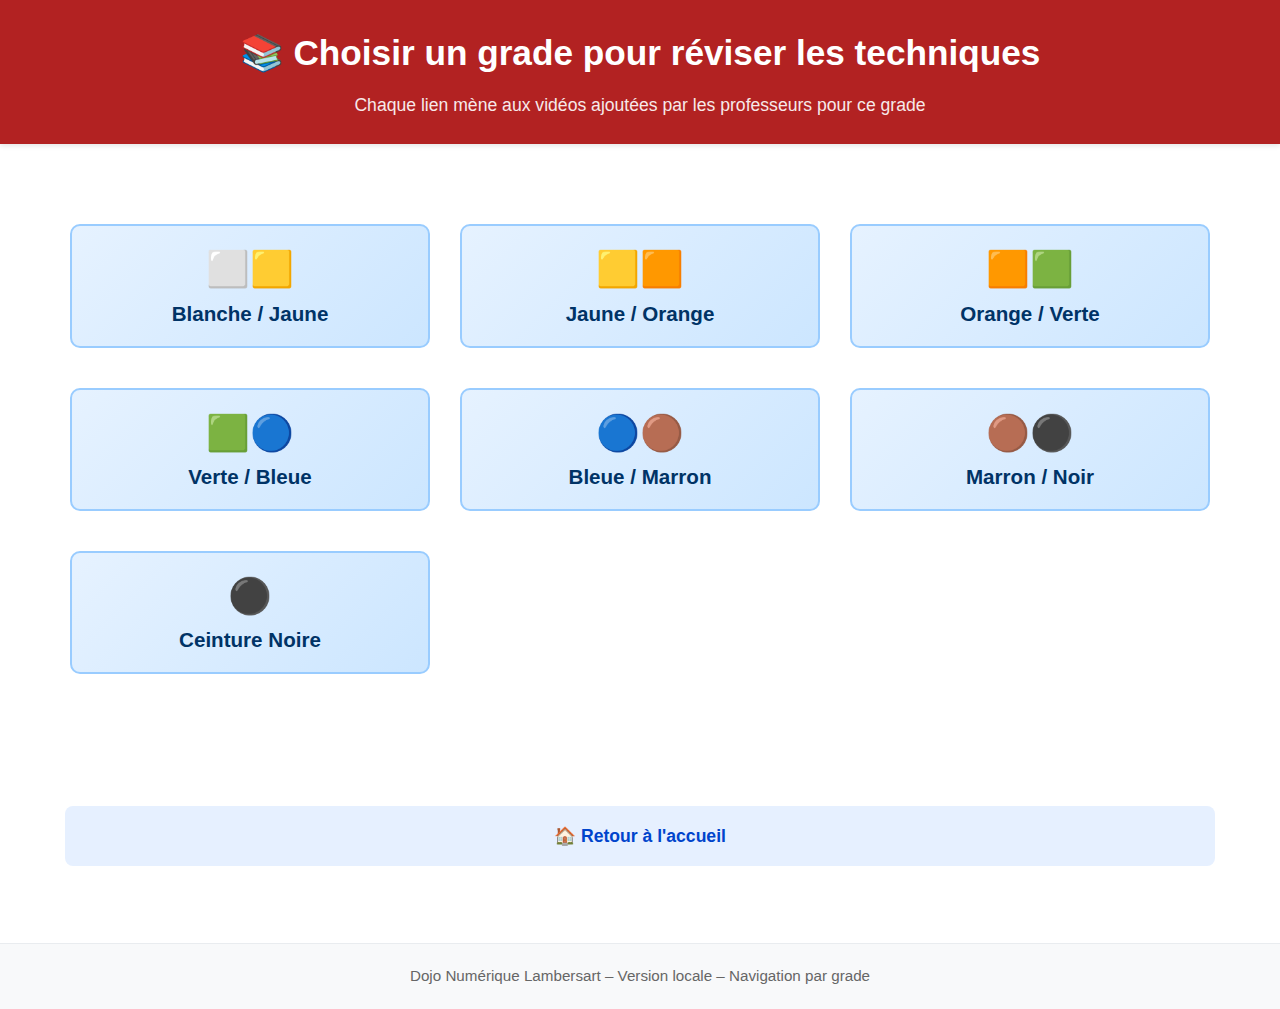
<file: videos-par-grade.html>
<!DOCTYPE html>
<html lang="fr">
<head>
  <meta charset="UTF-8">
  <title>Vidéos par grade</title>
  <link rel="stylesheet" href="styles/style.css">
</head>
<body>
  <header>
    <h1>📚 Choisir un grade pour réviser les techniques</h1>
    <p>Chaque lien mène aux vidéos ajoutées par les professeurs pour ce grade</p>
  </header>

  <section>
    <div class="grid-accueil">
      <a class="grade-link" href="videos-blanche-jaune.html">
        <div style="text-align: center;">
          <div style="font-size: 2em;">⬜🟨</div>
          <h3>Blanche / Jaune</h3>
        </div>
      </a>
      
      <a class="grade-link" href="videos-jaune-orange.html">
        <div style="text-align: center;">
          <div style="font-size: 2em;">🟨🟧</div>
          <h3>Jaune / Orange</h3>
        </div>
      </a>
      
      <a class="grade-link" href="videos-orange-verte.html">
        <div style="text-align: center;">
          <div style="font-size: 2em;">🟧🟩</div>
          <h3>Orange / Verte</h3>
        </div>
      </a>
      
      <a class="grade-link" href="videos-verte-bleue.html">
        <div style="text-align: center;">
          <div style="font-size: 2em;">🟩🔵</div>
          <h3>Verte / Bleue</h3>
        </div>
      </a>
      
      <a class="grade-link" href="videos-bleue-marron.html">
        <div style="text-align: center;">
          <div style="font-size: 2em;">🔵🟤</div>
          <h3>Bleue / Marron</h3>
        </div>
      </a>
      
      <a class="grade-link" href="videos-marron-noir.html">
        <div style="text-align: center;">
          <div style="font-size: 2em;">🟤⚫</div>
          <h3>Marron / Noir</h3>
        </div>
      </a>

      <a class="grade-link" href="videos-noir.html">
        <div style="text-align: center;">
          <div style="font-size: 2em;">⚫</div>
          <h3>Ceinture Noire</h3>
        </div>
      </a>
    </div>
  </section>

  <nav style="text-align: center; margin-top: 30px;">
    <a class="lien-bleu" href="index.html">🏠 Retour à l'accueil</a>
  </nav>

  <footer>
    <p>Dojo Numérique Lambersart – Version locale – Navigation par grade</p>
  </footer>
</body>
</html>
</file>
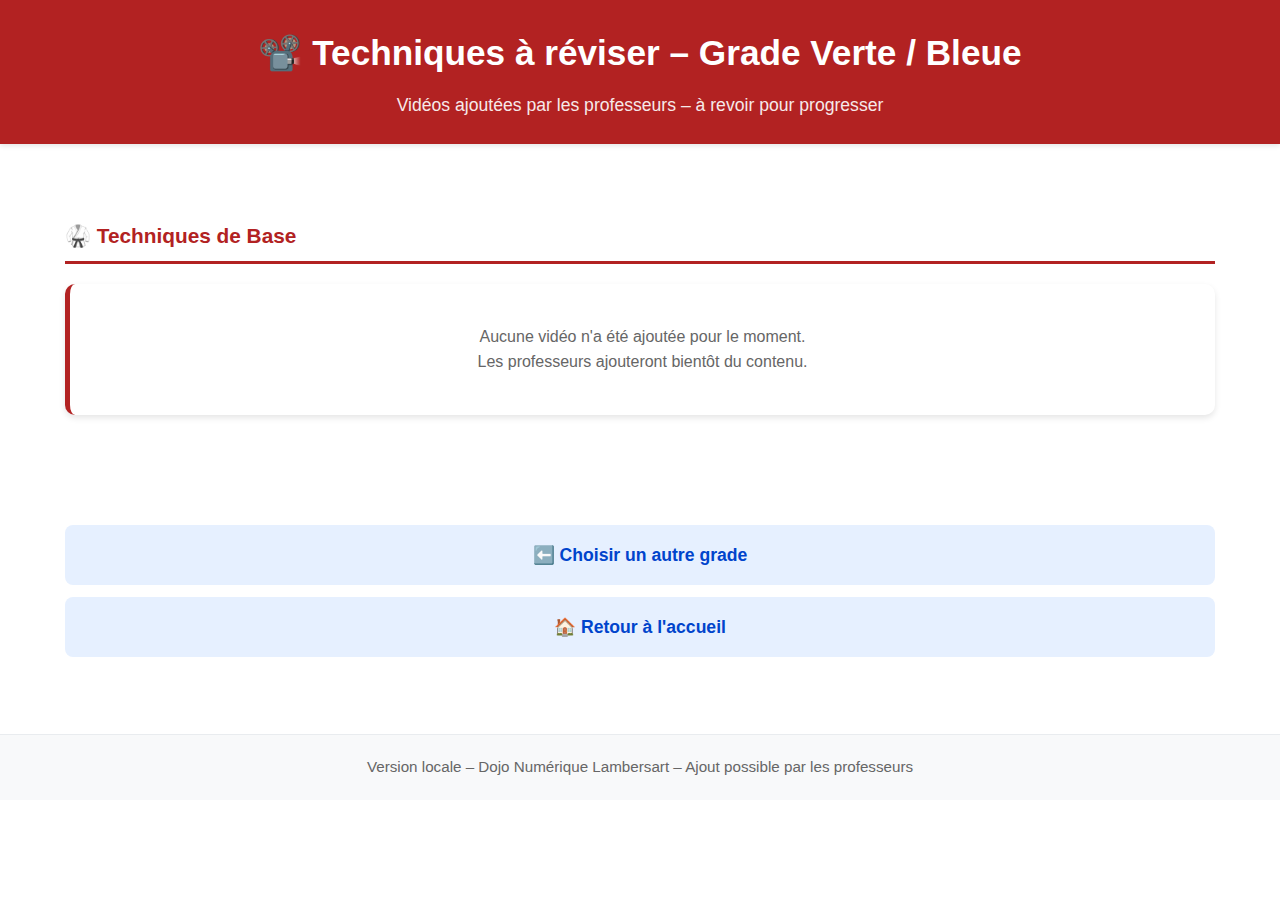
<file: videos-verte-bleue.html>
<!DOCTYPE html>
<html lang="fr">
<head>
  <meta charset="UTF-8">
  <title>Vidéos – Verte / Bleue</title>
  <link rel="stylesheet" href="styles/style.css">
</head>
<body>
  <header>
    <h1>📽️ Techniques à réviser – Grade Verte / Bleue</h1>
    <p>Vidéos ajoutées par les professeurs – à revoir pour progresser</p>
  </header>

  <section>
    <div class="section-title">🥋 Techniques de Base</div>
    <div class="video-block">
      <p style="text-align: center; color: #666; padding: 20px;">
        Aucune vidéo n'a été ajoutée pour le moment.<br>
        Les professeurs ajouteront bientôt du contenu.
      </p>
    </div>
  </section>

  <nav style="text-align: center; margin-top: 30px;">
    <a class="lien-bleu" href="videos-par-grade.html">⬅️ Choisir un autre grade</a>
    <a class="lien-bleu" href="index.html">🏠 Retour à l'accueil</a>
  </nav>

  <footer>
    <p>Version locale – Dojo Numérique Lambersart – Ajout possible par les professeurs</p>
  </footer>

  <script>
    // Charger les vidéos depuis le localStorage
    const sauvegarde = localStorage.getItem("videos");
    if (sauvegarde) {
      const videos = JSON.parse(sauvegarde);
      const videoBlock = document.querySelector('.video-block');
      
      const videosGrade = videos.filter(v => v.grade === "verte-bleue");
      
      if (videosGrade.length > 0) {
        videoBlock.innerHTML = '';
        videosGrade.forEach(v => {
          const videoItem = document.createElement("div");
          videoItem.className = "video-item";
          videoItem.innerHTML = `
            <a class="lien-bleu" href="${v.url}" target="_blank">📺 ${v.texte}</a>
            <p><strong>Catégorie :</strong> ${v.categorie}</p>
            ${v.section ? `<p><strong>Section :</strong> ${v.section === 'techniques-de-base' ? '🥋 Techniques de Base' : '⚡ Variantes Avancées'}</p>` : ''}
          `;
          videoBlock.appendChild(videoItem);
        });
      }
    }
  </script>
</body>
</html>
</file>
<file: styles/style.css>
/* ===== RESET ET BASE ===== */
* {
    box-sizing: border-box;
    margin: 0;
    padding: 0;
}

body {
    font-family: Arial, sans-serif;
    background-color: #fff;
    color: #333;
    line-height: 1.6;
}

/* ===== EN-TÊTE ===== */
header {
    background-color: #B22222;
    color: white;
    padding: 25px 20px;
    text-align: center;
    box-shadow: 0 2px 5px rgba(0,0,0,0.1);
}

header h1 {
    color: white;
    margin: 0 0 10px 0;
    font-size: 2.2em;
}

header p {
    margin: 0;
    opacity: 0.9;
    font-size: 1.1em;
}

/* ===== TITRES ===== */
h1, h2 {
    margin: 15px 0;
    color: #B22222;
}

h1 {
    font-size: 1.8em;
}

h2 {
    font-size: 1.4em;
    border-bottom: 2px solid #f0f0f0;
    padding-bottom: 8px;
}

/* ===== SECTIONS ===== */
section, nav {
    padding: 25px;
    margin: 15px;
    max-width: 1200px;
    margin-left: auto;
    margin-right: auto;
}

/* ===== GRID ACCUEIL ===== */
.grid-accueil {
    display: grid;
    grid-template-columns: repeat(auto-fit, minmax(280px, 1fr));
    gap: 20px;
    margin: 30px 0;
}

/* ===== CARDS ACCUEIL ===== */
.card-accueil {
    background: white;
    border-radius: 15px;
    padding: 25px;
    text-decoration: none;
    color: inherit;
    box-shadow: 0 4px 12px rgba(0,0,0,0.1);
    transition: all 0.3s ease;
    border: 3px solid transparent;
    display: flex;
    align-items: center;
    cursor: pointer;
}

.card-accueil:hover {
    transform: translateY(-5px);
    box-shadow: 0 8px 20px rgba(0,0,0,0.15);
}

/* Couleurs spécifiques pour chaque card */
.info-card {
    border-color: #28a745;
    background: linear-gradient(135deg, #f8fff9, #e8f5e8);
}

.quiz-card {
    border-color: #dc3545;
    background: linear-gradient(135deg, #fff8f8, #f5e8e8);
}

.video-card {
    border-color: #007bff;
    background: linear-gradient(135deg, #f8fbff, #e8f0f5);
}

.prof-card {
    border-color: #6f42c1;
    background: linear-gradient(135deg, #f9f8ff, #eee8f5);
}

/* Icônes des cards */
.card-icon {
    font-size: 2.5em;
    margin-right: 20px;
    flex-shrink: 0;
}

.card-content h3 {
    margin: 0 0 8px 0;
    color: #333;
    font-size: 1.3em;
}

.card-content p {
    margin: 0;
    color: #666;
    font-size: 0.95em;
}

/* ===== MODAL PROFESSEURS ===== */
.modal {
    display: none;
    position: fixed;
    z-index: 1000;
    left: 0;
    top: 0;
    width: 100%;
    height: 100%;
    background-color: rgba(0,0,0,0.5);
}

.modal-content {
    background-color: white;
    margin: 15% auto;
    padding: 30px;
    border-radius: 15px;
    width: 90%;
    max-width: 400px;
    box-shadow: 0 10px 30px rgba(0,0,0,0.3);
    position: relative;
}

.close {
    color: #aaa;
    float: right;
    font-size: 28px;
    font-weight: bold;
    cursor: pointer;
    line-height: 1;
}

.close:hover {
    color: #000;
}

/* ===== FORMULAIRES ===== */
.form-group {
    margin: 20px 0;
}

.form-group label {
    display: block;
    margin: 12px 0 6px 0;
    font-weight: bold;
    color: #333;
    font-size: 1.1em;
}

.form-group input, 
.form-group select {
    width: 100%;
    max-width: 500px;
    padding: 12px;
    margin: 5px 0;
    border: 2px solid #ddd;
    border-radius: 6px;
    font-size: 1em;
    transition: border-color 0.3s ease;
}

.form-group input:focus,
.form-group select:focus {
    outline: none;
    border-color: #0044cc;
    box-shadow: 0 0 5px rgba(0,68,204,0.3);
}

/* Bouton de connexion */
.btn-connexion {
    width: 100%;
    padding: 15px;
    background: linear-gradient(135deg, #6f42c1, #8e63d2);
    color: white;
    border: none;
    border-radius: 8px;
    font-size: 1.1em;
    font-weight: bold;
    cursor: pointer;
    transition: all 0.3s ease;
    margin-top: 15px;
}

.btn-connexion:hover {
    background: linear-gradient(135deg, #5a32a8, #7a52c7);
    transform: translateY(-2px);
    box-shadow: 0 4px 12px rgba(111, 66, 193, 0.3);
}

/* Message d'erreur */
.error-message {
    color: #dc3545;
    background: #f8d7da;
    padding: 10px;
    border-radius: 5px;
    border: 1px solid #f5c6cb;
    margin: 10px 0;
    display: none;
    text-align: center;
    font-weight: bold;
}

/* ===== LIENS BLEUS (POUR AUTRES PAGES) ===== */
.lien-bleu {
    color: #0044cc;
    background-color: #e6f0ff;
    padding: 14px 20px;
    border-radius: 8px;
    text-decoration: none;
    display: block;
    margin: 12px 0;
    font-weight: bold;
    font-size: 1.1em;
    transition: all 0.3s ease;
    border: 2px solid transparent;
    text-align: center;
    cursor: pointer;
}

.lien-bleu:hover {
    background-color: #0044cc;
    color: white;
    transform: translateY(-2px);
    box-shadow: 0 4px 8px rgba(0,0,0,0.2);
}

.lien-bleu:active {
    transform: translateY(0);
}

.lien-bleu:focus {
    outline: 3px solid #0044cc;
    outline-offset: 2px;
    border-color: #0044cc;
}

/* ===== STYLES POUR LES PAGES DE VIDÉOS ===== */
.section-title {
    margin-top: 35px;
    font-size: 1.3em;
    font-weight: bold;
    color: #B22222;
    border-bottom: 3px solid #B22222;
    padding-bottom: 8px;
    margin-bottom: 20px;
}

.video-block {
    background: white;
    margin: 18px 0;
    padding: 20px;
    border-radius: 10px;
    box-shadow: 0 3px 6px rgba(0,0,0,0.1);
    border-left: 5px solid #B22222;
    transition: transform 0.2s ease;
}

.video-block:hover {
    transform: translateY(-3px);
    box-shadow: 0 5px 15px rgba(0,0,0,0.15);
}

.video-item {
    background: white;
    padding: 18px;
    margin: 12px 0;
    border-radius: 10px;
    box-shadow: 0 2px 5px rgba(0,0,0,0.1);
    border-left: 5px solid #B22222;
    transition: all 0.3s ease;
}

.video-item:hover {
    transform: translateX(5px);
    box-shadow: 0 4px 12px rgba(0,0,0,0.15);
}

/* ===== STYLES POUR LE QUIZ ===== */
.question {
    margin-bottom: 30px;
    padding: 25px;
    background: white;
    border-radius: 10px;
    box-shadow: 0 3px 6px rgba(0,0,0,0.1);
    border-left: 5px solid #B22222;
}

.question button {
    margin: 10px;
    padding: 14px 20px;
    border: none;
    border-radius: 8px;
    cursor: pointer;
    background-color: #e6f0ff;
    color: #0044cc;
    font-size: 1em;
    transition: all 0.3s ease;
    border: 2px solid transparent;
}

.question button:hover {
    background-color: #0044cc;
    color: white;
    transform: translateY(-2px);
}

.question button:disabled {
    cursor: not-allowed;
    opacity: 0.7;
    transform: none;
}

.resultat {
    font-weight: bold;
    margin-top: 35px;
    font-size: 1.3em;
    color: #006600;
    text-align: center;
    padding: 25px;
    background: #d4edda;
    border-radius: 10px;
    border: 2px solid #c3e6cb;
}

.score {
    font-size: 1.2em;
    margin: 20px 0;
    color: #333;
    text-align: center;
    font-weight: bold;
}

.progress-bar {
    width: 100%;
    height: 12px;
    background: #e0e0e0;
    border-radius: 6px;
    margin: 20px 0;
    overflow: hidden;
}

.progress {
    height: 100%;
    background: linear-gradient(90deg, #B22222, #FF4500);
    border-radius: 6px;
    transition: width 0.4s ease;
}

/* ===== LIENS DE GRADE ===== */
.grade-link {
    display: inline-block;
    padding: 15px 25px;
    background: linear-gradient(135deg, #e6f2ff, #cce6ff);
    border: 2px solid #99ccff;
    border-radius: 10px;
    text-decoration: none;
    color: #003366;
    font-weight: bold;
    font-size: 1.1em;
    transition: all 0.3s ease;
    margin: 10px 5px;
    text-align: center;
    min-width: 200px;
}

.grade-link:hover {
    background: linear-gradient(135deg, #cce6ff, #99ccff);
    transform: translateY(-3px);
    box-shadow: 0 6px 12px rgba(0,0,0,0.15);
    border-color: #0044cc;
}

/* ===== PIED DE PAGE ===== */
footer {
    background-color: #f8f9fa;
    text-align: center;
    padding: 20px;
    font-size: 0.95em;
    color: #666;
    margin-top: 40px;
    border-top: 1px solid #e9ecef;
}

/* ===== ANIMATIONS ===== */
@keyframes fadeIn {
    from {
        opacity: 0;
        transform: translateY(20px);
    }
    to {
        opacity: 1;
        transform: translateY(0);
    }
}

section, nav, .question, .video-item, .card-accueil {
    animation: fadeIn 0.5s ease-out;
}

/* ===== RESPONSIVE MOBILE ===== */
@media screen and (max-width: 768px) {
    body {
        padding: 10px;
    }
    
    section, nav {
        padding: 15px 10px;
        margin: 10px 5px;
    }
    
    header {
        padding: 20px 15px;
    }
    
    header h1 {
        font-size: 1.6em;
    }
    
    .grid-accueil {
        grid-template-columns: 1fr;
        gap: 15px;
    }
    
    .card-accueil {
        padding: 20px;
    }
    
    .card-icon {
        font-size: 2em;
        margin-right: 15px;
    }
    
    .lien-bleu {
        padding: 12px 15px;
        font-size: 1em;
        margin: 8px 0;
    }
    
    .grade-link {
        display: block;
        width: 90%;
        margin: 8px auto;
        min-width: auto;
    }
    
    .video-item,
    .video-block,
    .question {
        padding: 15px;
        margin: 10px 0;
    }
    
    .modal-content {
        margin: 20% auto;
        padding: 25px;
    }
}

@media screen and (max-width: 480px) {
    header h1 {
        font-size: 1.4em;
    }
    
    .card-accueil {
        flex-direction: column;
        text-align: center;
    }
    
    .card-icon {
        margin-right: 0;
        margin-bottom: 10px;
    }
    
    .lien-bleu {
        padding: 10px 12px;
        font-size: 0.95em;
    }
    
    .section-title {
        font-size: 1.1em;
    }
    
    h2 {
        font-size: 1.2em;
    }
}
</file>
